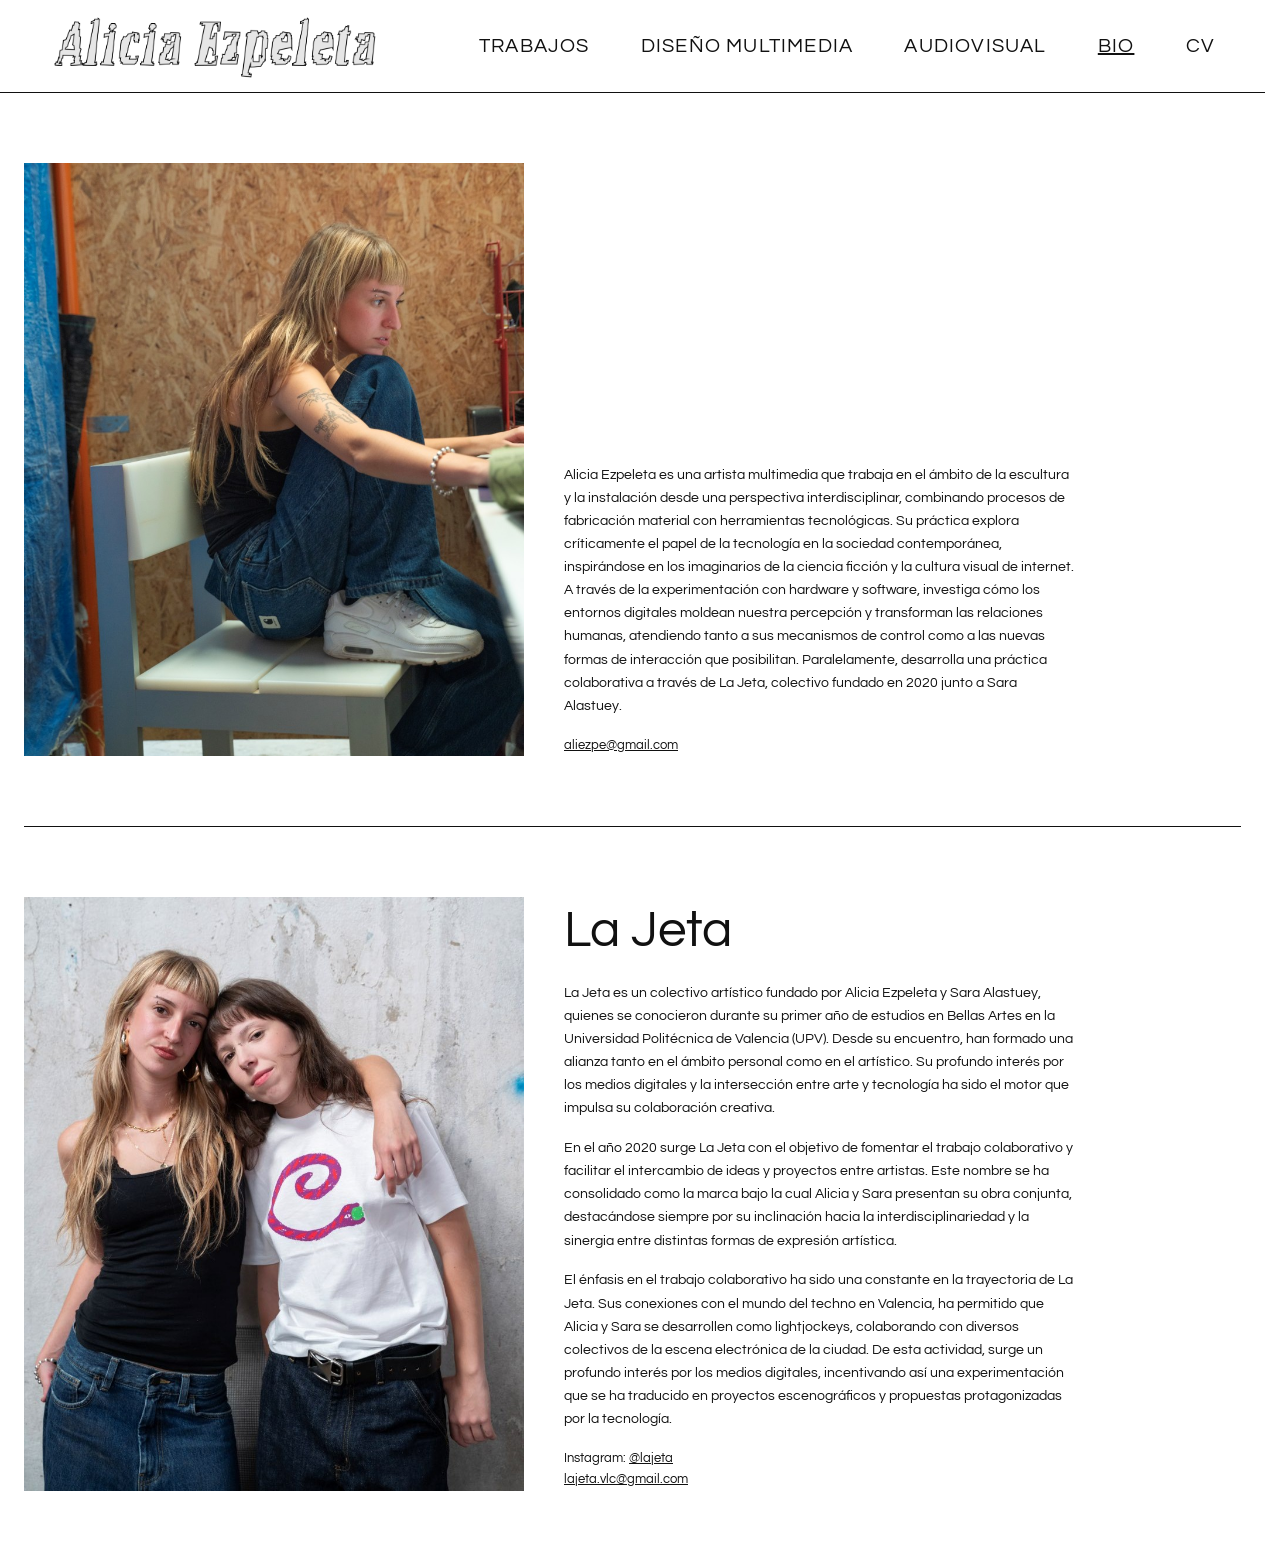
<file: bio.html>
<!DOCTYPE html>
<html lang="es">
<head>
<meta charset="utf-8">
<meta name="viewport" content="width=device-width, initial-scale=1, viewport-fit=cover">
<title>Bio · Alicia Ezpeleta</title>
<link rel="icon" type="image/png" href="./images/favicon.png">
<link href="https://fonts.googleapis.com/css2?family=Questrial&display=swap" rel="stylesheet"><link rel="stylesheet" href="style.css">
</head>
<body>

<!-- MENÚ FIJO (igual en todas las páginas) -->
<nav>
  <a class="logo" href="index.html"><img src="images/logo.png" alt="Alicia Ezpeleta"></a>
  <a href="index.html#trabajos">TRABAJOS</a>
  <a href="diseno.html">DISEÑO MULTIMEDIA</a>
  <a href="audiovisual.html">AUDIOVISUAL</a>
  <a href="bio.html" class="activo">BIO</a>
  <a href="cv.html">CV</a>
</nav>

<main class="bio">

  <!-- ============ BLOQUE 1: ALICIA EZPELETA ============ -->
  <section class="bio-bloque">
    <div class="bio-texto">
      <h2> </h2>
      <p>Alicia Ezpeleta es una artista multimedia que trabaja en el ámbito de la escultura y la instalación desde una perspectiva interdisciplinar, combinando procesos de fabricación material con herramientas tecnológicas. Su práctica explora críticamente el papel de la tecnología en la sociedad contemporánea, inspirándose en los imaginarios de la ciencia ficción y la cultura visual de internet. A través de la experimentación con hardware y software, investiga cómo los entornos digitales moldean nuestra percepción y transforman las relaciones humanas, atendiendo tanto a sus mecanismos de control como a las nuevas formas de interacción que posibilitan. Paralelamente, desarrolla una práctica colaborativa a través de La Jeta, colectivo fundado en 2020 junto a Sara Alastuey.</p>
      <p class="bio-contacto"><a href="mailto:aliezpe@gmail.com">aliezpe@gmail.com</a></p>
    </div>
    <!-- Fotos: guárdalas en images/bio/ . Para añadir otra, copia una línea <img> -->
    <div class="bio-fotos">
      <img src="images/bio/alicia.jpg" alt="Alicia Ezpeleta" onerror="this.remove()">
      
    </div>
  </section>

  <!-- ============ BLOQUE 2: LA JETA ============ -->
  <section class="bio-bloque invertido">
    <div class="bio-texto">
      <h2>La Jeta</h2>
      <p>La Jeta es un colectivo artístico fundado por Alicia Ezpeleta y Sara Alastuey, quienes se conocieron durante su primer año de estudios en Bellas Artes en la Universidad Politécnica de Valencia (UPV). Desde su encuentro, han formado una alianza tanto en el ámbito personal como en el artístico. Su profundo interés por los medios digitales y la intersección entre arte y tecnología ha sido el motor que impulsa su colaboración creativa.</p>
      <p>En el año 2020 surge La Jeta con el objetivo de fomentar el trabajo colaborativo y facilitar el intercambio de ideas y proyectos entre artistas. Este nombre se ha consolidado como la marca bajo la cual Alicia y Sara presentan su obra conjunta, destacándose siempre por su inclinación hacia la interdisciplinariedad y la sinergia entre distintas formas de expresión artística.</p>
      <p>El énfasis en el trabajo colaborativo ha sido una constante en la trayectoria de La Jeta. Sus conexiones con el mundo del techno en Valencia, ha permitido que Alicia y Sara se desarrollen como lightjockeys, colaborando con diversos colectivos de la escena electrónica de la ciudad. De esta actividad, surge un profundo interés por los medios digitales, incentivando así una experimentación que se ha traducido en proyectos escenográficos y propuestas protagonizadas por la tecnología.</p>
      <p class="bio-contacto">
        Instagram: <a href="https://www.instagram.com/la.jeta/" target="_blank" rel="noopener">@lajeta</a><br>
        <a href="mailto:lajeta.vlc@gmail.com">lajeta.vlc@gmail.com</a>
      </p>
    </div>
    <div class="bio-fotos">
      <img src="images/bio/lajeta.jpg" alt="La Jeta" onerror="this.remove()">
      
    </div>
  </section>

</main>
<script src="menu.js"></script>
</body>
</html>
</file>
<file: style.css>
/* ESTILOS DE LA WEB. Cada bloque tiene su comentario. */
:root{color-scheme:light;box-sizing:border-box;padding-top:env(safe-area-inset-top,0px);padding-bottom:env(safe-area-inset-bottom,0px)}
html{scroll-behavior:smooth;scroll-padding-top:56px}
*{box-sizing:border-box}
body{margin:0;background:#fff;color:#111;font-family:'Questrial',sans-serif}
body * {
    cursor: url("./images/cursor.cur"), auto;
}


/* ===== 2. MENÚ FIJO ===== */
nav{position:sticky;top:env(safe-area-inset-top,0px);z-index:10;background:#fff;border-bottom:1px solid #111;display:flex;justify-content:right;gap:clamp(16px,4vw,64px);padding:36px 50px;overflow-x:auto;white-space:nowrap}
nav a{color:#111;text-decoration:none;font-size:20px;letter-spacing:.06em}
nav a:hover{text-decoration:underline}
nav a.activo{text-decoration:underline}

/* ===== 3. GALERÍA DE PROYECTOS ===== */
.grid{display:grid;grid-template-columns:repeat(3,minmax(0,1fr));gap:1px;background:#000}
.card{position:relative;display:block;color:inherit;text-decoration:none}
.img{position:relative;aspect-ratio:640/755;overflow:hidden;background:var(--bg)}
.img img{width:100%;height:100%;object-fit:cover;display:block}
.glass{position:absolute;inset:0;padding:16px;display:flex;flex-direction:column;align-items:flex-start;justify-content:flex-end;gap:8px;background:rgba(255, 255, 255, 0.459);backdrop-filter:blur(10px);-webkit-backdrop-filter:blur(10px);opacity:0;transition:opacity .3s}
.card:hover .glass,.card:focus-within .glass{opacity:1}
.glass span{color:#111;font-size:30px;padding:6px 10px;max-width:90%}
.label{display:flex;justify-content:space-between;align-items:center;gap:12px;height:40px;background:#fff;color:#111;padding:0 16px;font-size:clamp(12px,1.4vw,20px);text-transform:uppercase;border-top:1px solid #000;white-space:nowrap;overflow:hidden}
.label span:last-child{overflow:hidden;text-overflow:ellipsis}
section[id]{min-height:40vh;padding:60px 24px}
@media(max-width:700px){.label{font-size:10px;padding:0 6px;height:30px}.glass{padding:8px;gap:4px}.glass span{font-size:9px;padding:3px 5px}}

/* ===== 4. PÁGINA DE PROYECTO ===== */
.pagina-proyecto{background:#fff}
.volver{position:fixed;top:16px;right:24px;z-index:5;color:#111;font-size:13px;text-decoration:none;background:#fff;padding:4px 8px}
.volver:hover{text-decoration:underline}
.proyecto{display:flex;gap:6vw;padding:24px}
.info{position:sticky;top:24px;align-self:flex-start;width:33vw;min-width:240px;max-height:calc(100vh - 48px);overflow-y:auto;scrollbar-width:thin;scrollbar-color:transparent transparent}
.info.scrolling{scrollbar-color:#111 transparent}

/* columna fija */
.info h1{margin:0 0 20px;font-weight:500;font-size:clamp(28px,4vw,56px);line-height:1.05}
.texto{margin:45px 0 0;font-size:13px;line-height:1.6;text-align:left}
.galeria{flex:1;display:flex;flex-direction:column;gap:24px;max-width:900px;margin-left:auto}
.galeria{flex:1;min-width:0;display:flex;flex-direction:column;gap:24px;max-width:900px;margin-left:auto}.foto{background:#ddd}
.foto{display:flex;justify-content:flex-end;background:transparent}
.foto img,.foto video{display:block;width:auto;height:auto;max-width:100%;max-height:calc(100vh - 48px);background:transparent}

/* ===== 5. DISEÑO GRÁFICO (carrusel) ===== */
#diseno{position:relative;padding:0;margin-top:80px;min-height:0;border-bottom:1px solid #000;border-top:1px solid #000;background:#fff}
.viewport{overflow:hidden}
.pista{display:flex;transition:transform .6s ease}
.item{flex:0 0 calc(100% / 3);min-width:0;cursor:pointer;border-right:1px solid #000}
.item .img video{width:100%;height:100%;object-fit:cover;display:block}
.flecha{position:absolute;top:50%;transform:translateY(-50%);z-index:3;width:48px;height:48px;border:1px solid #000;background:#fff;color:#111;font:inherit;font-size:28px;line-height:1;cursor:pointer;transition:opacity .3s}
.flecha.izq{left:16px}
.flecha.der{right:16px}
.flecha.oculta{opacity:0;pointer-events:none}
.flecha:hover{background:#111;color:#fff}

/* Ventana emergente con fondo de cristal: cartel y texto en dos cajas separadas */
.modal{position:fixed;inset:0;z-index:50;display:none;align-items:center;justify-content:center;padding:24px;background:rgba(255,255,255,.25);backdrop-filter:blur(14px);-webkit-backdrop-filter:blur(14px)}
.modal.abierto{display:flex}
.modal-caja{display:flex;align-items:flex-end;gap:20px;width:auto;max-width:95vw;max-height:90vh;background:none;border:0}
.modal-media{flex:0 1 auto;min-width:0;background:none;display:flex;align-items:flex-end;justify-content:center;overflow:hidden}
.modal-media img,.modal-media video{display:block;max-width:60vw;max-height:85vh;width:auto;height:auto;object-fit:contain;border:1px solid #000;background:#000}
.modal-texto{position:relative;flex:0 1 auto;width:auto;min-width:320px;max-width:45vw;max-height:none;overflow-y:visible;box-sizing:border-box;background:#fff;border:1px solid #000;padding:48px 24px 24px;font-size:15px;line-height:1.6;overflow-wrap:break-word}
.modal-texto h3{margin:0 0 16px;font-weight:500;font-size:clamp(20px,2.4vw,32px);line-height:1.1}
.cerrar{position:absolute;top:8px;right:12px;border:0;background:none;font:inherit;font-size:34px;line-height:1;cursor:pointer;color:#111}
@media(max-width:800px){.modal-caja{flex-direction:column;align-items:stretch;width:100%;max-width:92vw;max-height:90vh;overflow-y:auto}.modal-media{justify-content:flex-start}.modal-media img,.modal-media video{max-width:92vw;max-height:52vh}.modal-texto{width:100%;min-width:0;max-width:100%;max-height:none;overflow-y:visible;box-sizing:border-box}}
.modal-texto a{color:#111;text-decoration:underline;word-break:break-all}

/* ===== 7. GALERÍA AMPLIADA DEL PROYECTO ===== */
.foto img,.foto video{cursor:pointer}
.lightbox{position:fixed;inset:0;z-index:60;display:none;flex-direction:column;background:rgba(255,255,255,.35);backdrop-filter:blur(14px);-webkit-backdrop-filter:blur(14px)}
.lightbox.abierto{display:flex}
.lb-principal{flex:1;min-height:0;display:flex;align-items:center;justify-content:center;padding:56px 90px 12px}
.lb-principal img,.lb-principal video{max-width:100%;max-height:100%;object-fit:contain;display:block}
.lb-cerrar{position:absolute;top:10px;right:20px;z-index:3;border:0;background:none;font:inherit;font-size:40px;line-height:1;cursor:pointer;color:#111}
.lb-miniaturas{display:flex;gap:8px;justify-content:center;overflow-x:auto;padding:12px 16px 16px}
.lb-mini{flex:0 0 auto;width:72px;height:72px;padding:0;border:2px solid transparent;background:#ddd;cursor:pointer;opacity:.55;transition:opacity .2s}
.lb-mini.activa{border-color:#111;opacity:1}
.lb-mini img,.lb-mini video{width:100%;height:100%;object-fit:cover;display:block}
@media(max-width:700px){.lb-principal{padding:56px 12px 8px}.lb-mini{width:52px;height:52px}}
.lb-mini{position:relative}
.vthumb:not([src]){visibility:hidden}
.lb-play{position:absolute;left:4px;bottom:4px;width:18px;height:18px;display:flex;align-items:center;justify-content:center;background:#fff;color:#111;font-size:9px;line-height:1}

/* ===== AUDIOVISUAL ===== */
#audiovisual{padding:0;min-height:0}
.av-proyecto{display:flex;gap:4vw;align-items:flex-start;padding:80px 24px;border-bottom:1px solid #111}
.av-info{position:sticky;top:140px;align-self:flex-start;width:25vw;min-width:240px}
.av-info h2{margin:0 0 20px;font-weight:500;font-size:clamp(24px,3vw,44px);line-height:1.05}
.av-texto{margin:20px 0;font-size:13px;line-height:1.6;white-space:pre-line}
.tags{display:flex;flex-wrap:wrap;gap:6px}
.tag{border:1px solid #111;padding:4px 10px;font-size:11px;letter-spacing:.04em}
.av-carrusel{position:relative;flex:1;min-width:0}
.av-viewport{overflow:hidden}
.av-pista{display:flex;transition:transform .5s ease}
.av-slide{flex:0 0 100%;min-width:0;aspect-ratio:16/10;background:#fff}
.av-slide img,.av-slide video{width:100%;height:100%;object-fit:contain;display:block}
.av-contador{position:absolute;bottom:12px;right:16px;background:#fff;padding:2px 8px;font-size:12px}
@media(max-width:800px){.av-proyecto{flex-direction:column}.av-info{position:static;width:100%}}
#extra{border:1px solid #111;padding:10px 12px;margin:0 0 10px;font-size:13px;line-height:1.5;width:fit-content;max-width:100%}

/* ===== CV ===== */
.cv{padding:60px 24px}
.cv-seccion{padding:40px 0}
.cv-seccion:first-child{padding-top:0}
.cv-seccion + .cv-seccion{border-top:1px solid #111}
.cv-seccion h2{margin:0 0 24px;font-weight:500;font-size:clamp(22px,2.6vw,36px)}
.cv-fila{display:grid;grid-template-columns:30% minmax(0,1fr) 110px 90px;gap:20px;padding:7px 0;font-size:14px;line-height:1.4}
.cv-titulo{font-weight:700}
.cv-titulo small{display:block;margin-top:3px;font-size:12px;font-weight:400;opacity:.7}
.cv-anio{text-align:right}
.cv-links{display:flex;flex-direction:column;gap:4px;align-items:flex-end}
.cv-links a{color:#111;text-decoration:underline}
@media(max-width:800px){.cv-fila{grid-template-columns:1fr;gap:2px;padding:10px 0}.cv-anio,.cv-links{text-align:left;align-items:flex-start}}

/* Logo del menú, pegado a la izquierda */
nav a.logo{position:absolute;left:35px;top:50%;transform:translateY(-50%);display:block;line-height:0}
nav a.logo:hover{text-decoration:none}
nav a.logo img{height: 90px;width:auto;display:block}
@media(max-width:900px){nav a.logo{position:static;transform:none;margin-right:auto}}
html{scrollbar-gutter:stable}

/* ===== BIO ===== */
.bio{padding:0 24px}
.bio-bloque{display:flex;flex-direction:row-reverse;justify-content:flex-end;gap:40px;align-items:flex-end;padding:70px 0}
.bio-bloque + .bio-bloque{border-top:1px solid #111}
.bio-texto{width:40vw;min-width:260px}
.bio-texto h2{margin:0 0 24px;font-weight:500;font-size:clamp(28px,4vw,56px);line-height:1.05}
.bio-texto p{margin:0 0 1.2em;font-size:14px;line-height:1.65}
.bio-texto p:last-child{margin-bottom:0}
.bio-contacto{font-size:13px !important}
.bio-contacto a{color:#111;text-decoration:underline}
.bio-fotos{flex:0 1 auto;min-width:0;display:flex;flex-direction:column;align-items:flex-start;gap:24px}
.bio-fotos img{display:block;width:auto;height:auto;max-width:500px;max-height:calc(100vh - 48px)}
@media(max-width:800px){.bio-bloque{flex-direction:column;align-items:flex-start}.bio-texto{width:100%}}
/* ===== CURSOR PARA BOTONES Y ENLACES ===== */
button,
button *,
input[type="button"],
input[type="submit"],
a,
[role="button"] {
    cursor: url("./images/click.cur"), pointer;
}
/* ===== CURSOR PERSONALIZADO PARA ELEMENTOS INTERACTIVOS ===== */
button,
button *,
a,
[role="button"],
input[type="button"],
input[type="submit"],
.flecha,
.cerrar,
.lb-cerrar,
.lb-mini,
.item,
.volver {
    cursor: url("./images/click.cur"), pointer !important;
}
/* ===== VERSIÓN MÓVIL ===== */
.burger{display:none}
.item-info{display:none}

/* --- Menú: logo a la izquierda y tres rayas a la derecha --- */
@media(max-width:900px){
  nav{flex-wrap:wrap;align-items:center;justify-content:flex-start;gap:0;padding:12px 16px;overflow:visible}
  nav a.logo{position:static;transform:none;margin-right:auto;order:0}
  nav a.logo img{height:46px}
  .burger{order:1;display:flex;flex-direction:column;justify-content:center;gap:5px;width:44px;height:44px;padding:10px;border:0;background:none;cursor:pointer}
  .burger span{display:block;height:2px;background:#111;transition:transform .25s,opacity .25s}
  nav.abierto .burger span:nth-child(1){transform:translateY(7px) rotate(45deg)}
  nav.abierto .burger span:nth-child(2){opacity:0}
  nav.abierto .burger span:nth-child(3){transform:translateY(-7px) rotate(-45deg)}
  nav a:not(.logo){display:none;order:2;width:100%;padding:14px 0;border-top:1px solid #111;font-size:18px}
  nav.abierto a:not(.logo){display:block}
}

/* --- Resto de la página --- */
@media(max-width:800px){
  html{scroll-padding-top:80px}

  /* INICIO: 2 columnas x 6 filas */
  .hero{height:70vh;min-height:320px}
  .grid{grid-template-columns:repeat(2,minmax(0,1fr))}
  .label{font-size:11px;padding:0 8px;height:34px}

  /* PROYECTO: primero el texto, debajo las fotos */
  .proyecto{flex-direction:column;gap:28px;padding:64px 16px 40px}
  .info{position:static;width:100%;min-width:0;max-height:none;overflow:visible}
  .texto{margin-top:24px}
  .galeria{width:100%;max-width:100%;margin-left:0}
  .foto{justify-content:flex-start}
  .foto img,.foto video{width:100%;max-height:none}

  /* DISEÑO: 1 cartel por pantalla, texto debajo, sin ventana emergente */
  #diseno{margin-top:0}
  .item{flex:0 0 100%;border-right:0;cursor:default}
  .item-info{display:block;padding:16px;font-size:14px;line-height:1.6;white-space:pre-line}
  .item-info p{margin:0 0 10px}
  .item-info a{color:#111;text-decoration:underline;word-break:break-all}
  #diseno .flecha{top:59vw}
  .flecha{width:40px;height:40px;font-size:24px}
  .flecha.izq{left:8px}
  .flecha.der{right:8px}

  /* AUDIOVISUAL: texto arriba, carrusel debajo */
  .av-proyecto{flex-direction:column;padding:40px 16px;gap:24px}
  .av-info{position:static;width:100%;min-width:0}

  /* BIO: texto arriba, foto debajo */
  .bio{padding:0 16px}
  .bio-bloque{flex-direction:column;align-items:flex-start;padding:40px 0;gap:24px}
  .bio-texto{width:100%;min-width:0}
  .bio-fotos{width:100%}
  .bio-fotos img{width:100%;max-width:100%;max-height:none}

  /* CV: cada entrada en tres líneas, sin cortes */
  .cv{padding:30px 16px}
  .cv-fila{display:grid;grid-template-columns:1fr auto;grid-template-areas:"titulo titulo" "lugar lugar" "anio links";gap:2px 12px;padding:12px 0}
  .cv-titulo{grid-area:titulo}
  .cv-lugar{grid-area:lugar;opacity:.8}
  .cv-anio{grid-area:anio;text-align:left}
  .cv-links{grid-area:links;flex-direction:row;gap:12px;align-items:flex-start}
}

/* En pantallas táctiles no hay hover: se quita el cristal de la galería */
@media(hover:none){.glass{display:none}}
</file>
